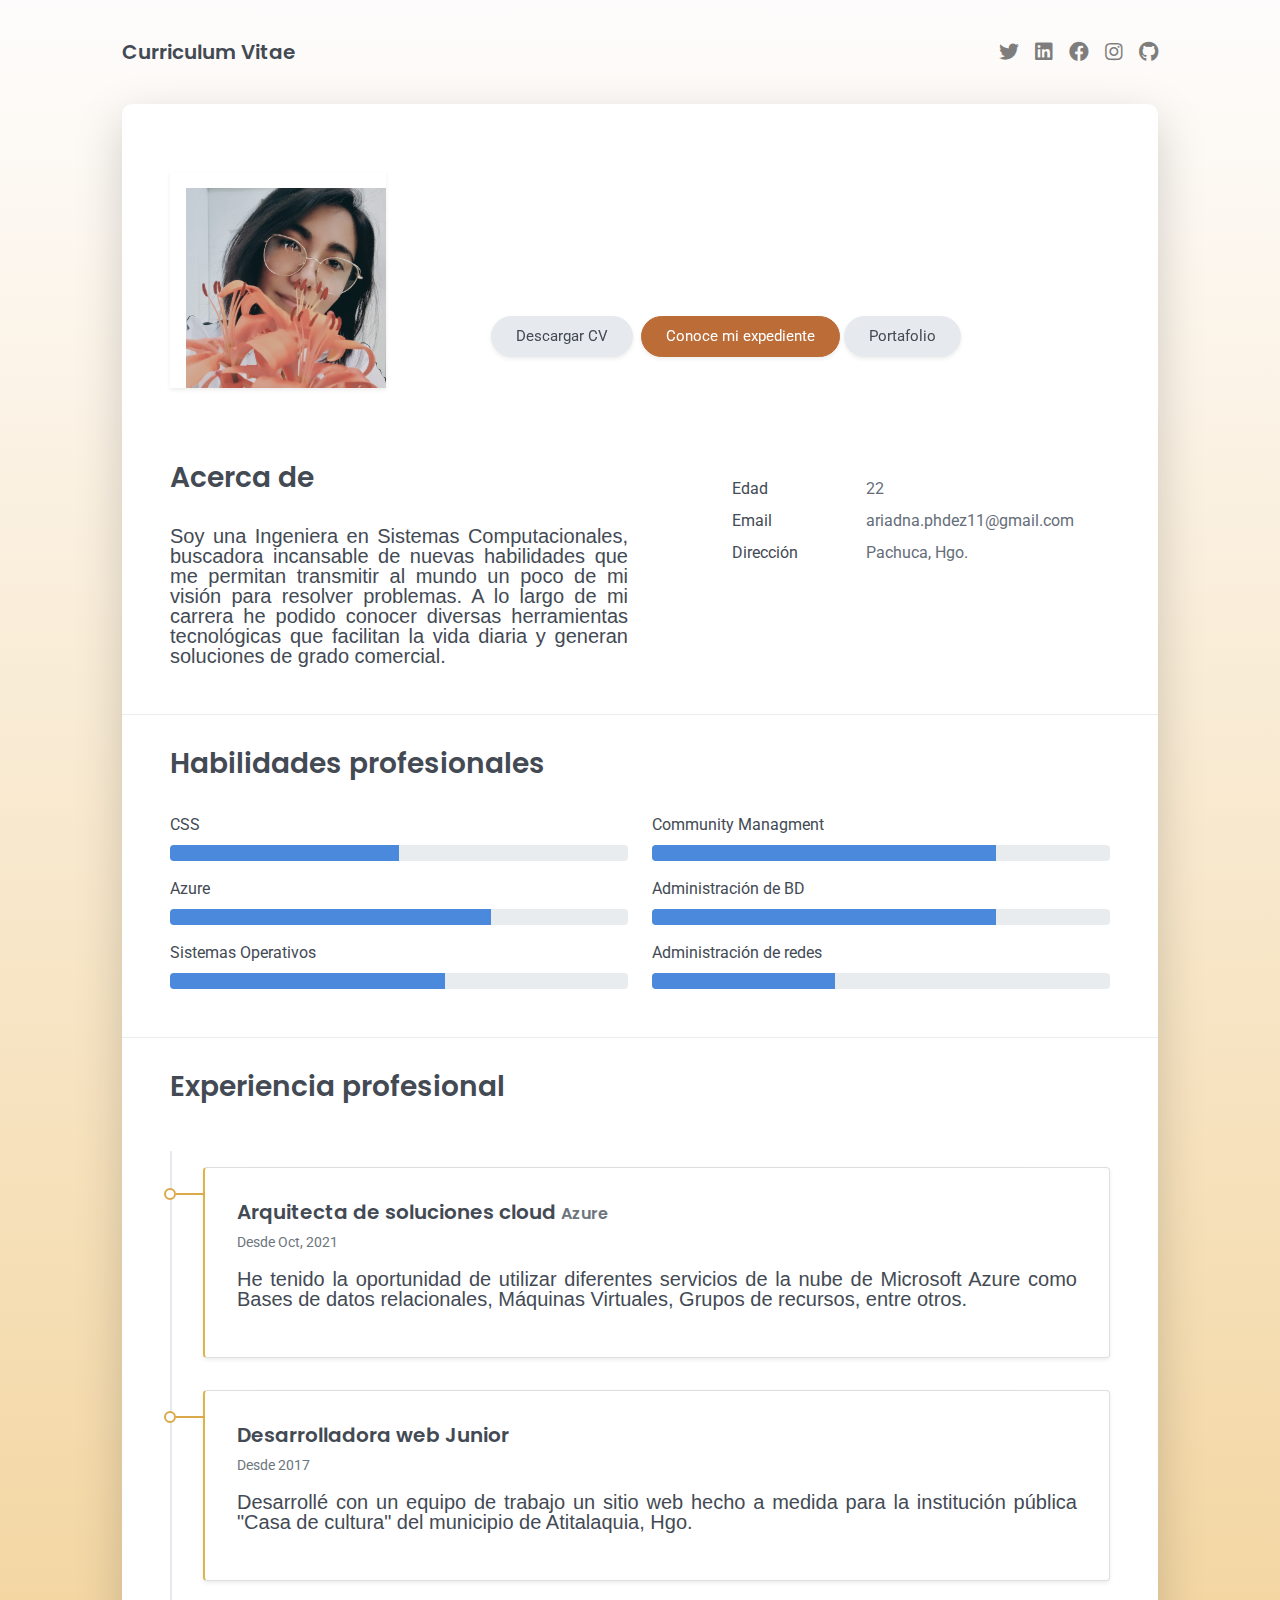
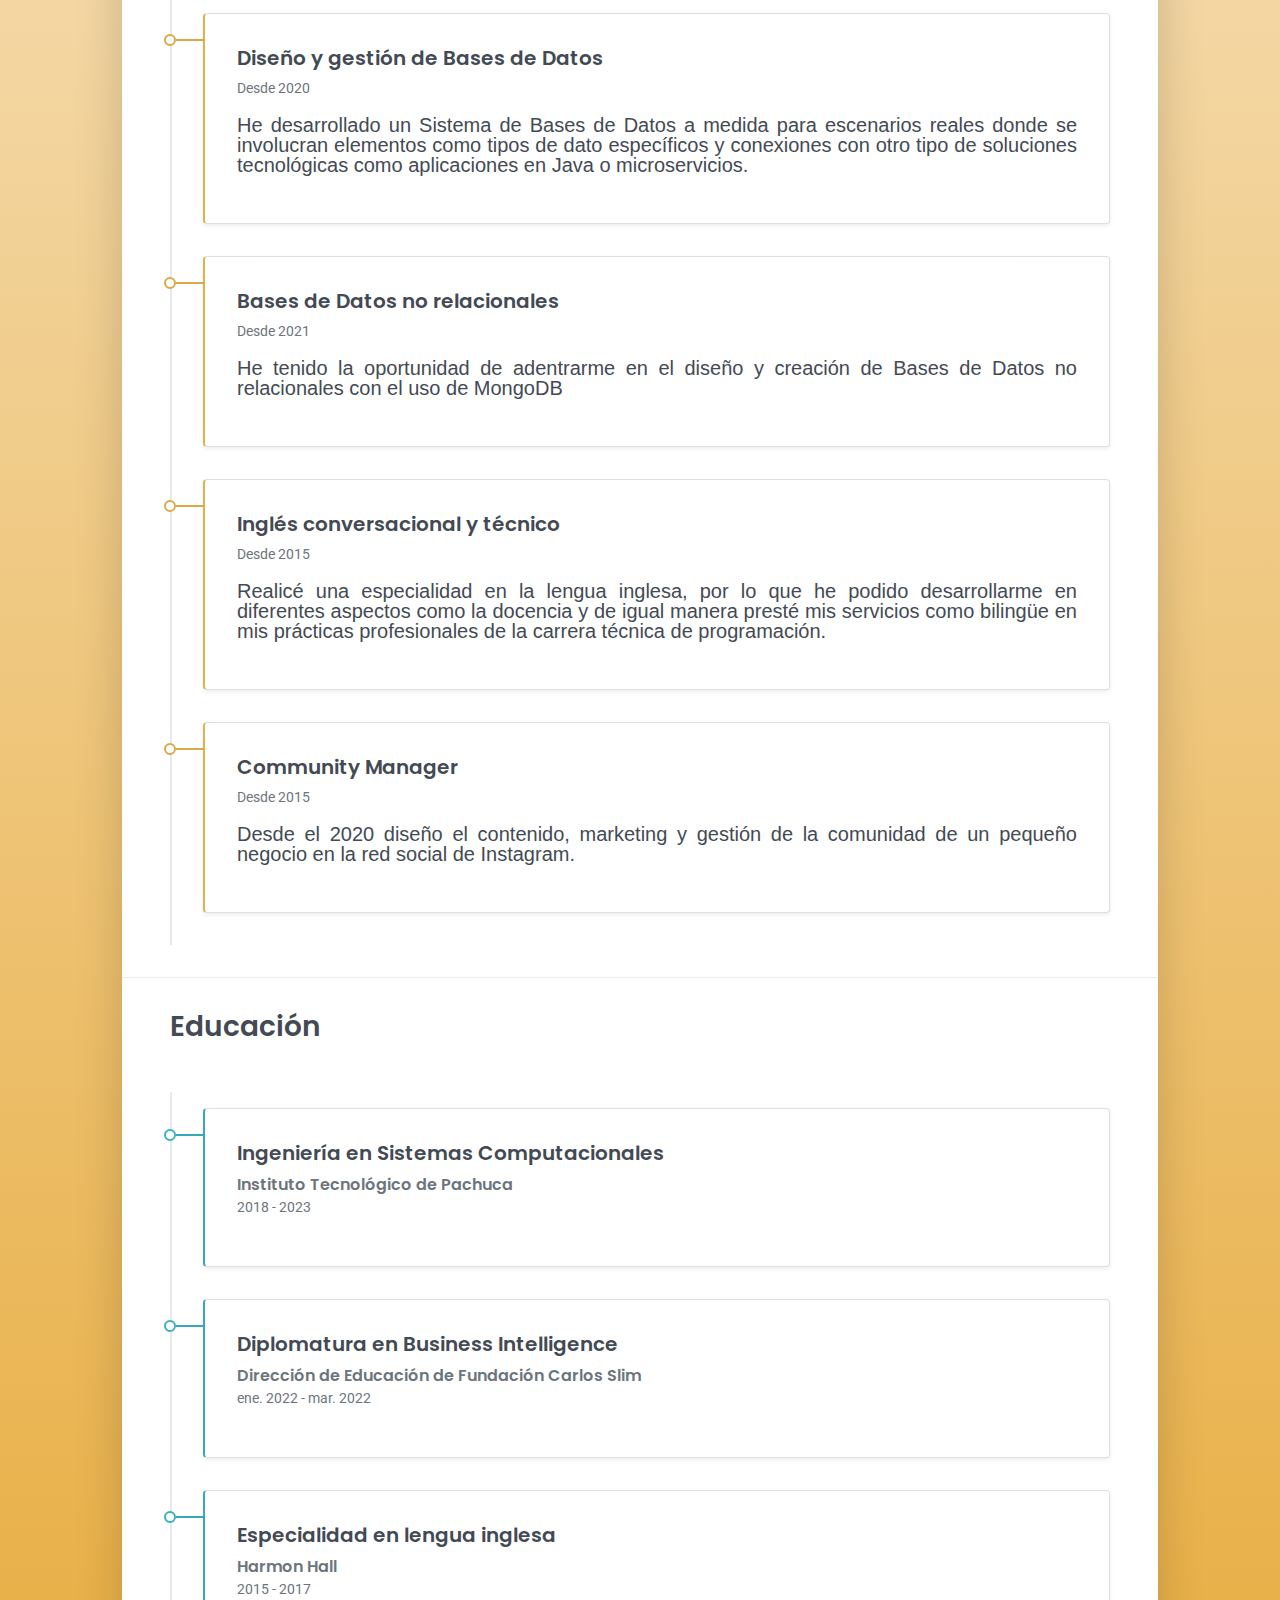
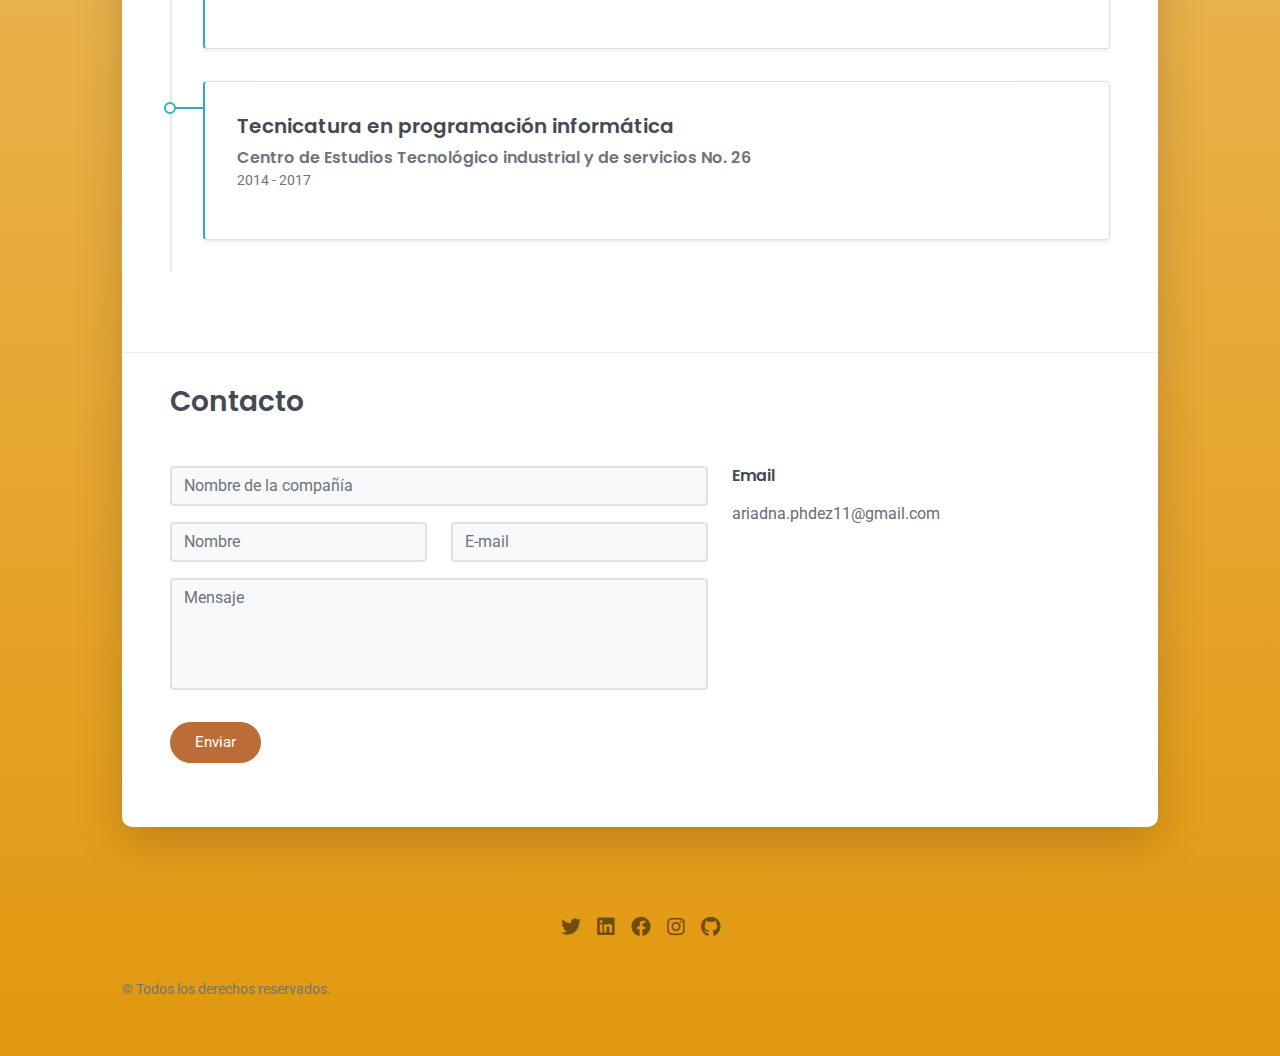
<file: index.html>
<!DOCTYPE html>
<html lang="es">
  <head>
    <meta charset="UTF-8">
    <meta http-equiv="X-UA-Compatible" content="IE=edge">
    <meta name="viewport" content="width=device-width, initial-scale=1">
    <link rel="icon" href="logo.ico">
    <title>Currículum</title>
    <link rel="preconnect" href="https://fonts.gstatic.com" crossorigin="crossorigin"/>
    <link rel="preload" as="style" href="https://fonts.googleapis.com/css2?family=Poppins:wght@600&amp;family=Roboto:wght@300;400;500;700&amp;display=swap"/>
    <link rel="stylesheet" href="https://fonts.googleapis.com/css2?family=Poppins:wght@600&amp;family=Roboto:wght@300;400;500;700&amp;display=swap" media="print" onload="this.media='all'"/>
    <noscript>
      <link rel="stylesheet" href="https://fonts.googleapis.com/css2?family=Poppins:wght@600&amp;family=Roboto:wght@300;400;500;700&amp;display=swap"/>
    </noscript>
    <link href="css/font-awesome/css/all.min.css?ver=1.2.0" rel="stylesheet">
    <link href="css/bootstrap.min.css?ver=1.2.0" rel="stylesheet">
    <link href="css/aos.css?ver=1.2.0" rel="stylesheet">
    <link href="css/main.css?ver=1.2.0" rel="stylesheet">
    <noscript>
      <style type="text/css">
        [data-aos] {
            opacity: 1 !important;
            transform: translate(0) scale(1) !important;
        }
      </style>
    </noscript>
  </head>
  <body id="top">
    <header class="d-print-none">
      <div class="container text-center text-lg-left">
        <div class="py-3 clearfix">
          <h1 class="site-title mb-0">Curriculum Vitae</h1>
          <div class="site-nav">
            <nav role="navigation">
              <ul class="nav justify-content-center">
                <li class="nav-item"><a class="nav-link" target="blank" href="https://twitter.com/AriadnaPrezHer1" title="Twitter"><i class="fab fa-twitter"></i><span class="menu-title sr-only">Twitter</span></a>
                </li>
                <li class="nav-item"><a class="nav-link" target="blank" href="https://www.linkedin.com/in/ariadna-p%C3%A9rez-hern%C3%A1ndez-0405a9157/" title="LinkedIn"><i class="fab fa-linkedin"></i><span class="menu-title sr-only">Twitter</span></a>
                </li>
                <li class="nav-item"><a class="nav-link" target="blank" href="https://www.facebook.com/ariadna.perezhernandez" title="Facebook"><i class="fab fa-facebook"></i><span class="menu-title sr-only">Facebook</span></a>
                </li>
                <li class="nav-item"><a class="nav-link" target="blank" href="https://www.instagram.com/ariadna25_h/" title="Instagram"><i class="fab fa-instagram"></i><span class="menu-title sr-only">Instagram</span></a>
                </li>
                <li class="nav-item"><a class="nav-link" target="blank" href="https://github.com/AriadnaPHdez" title="Github"><i class="fab fa-github"></i><span class="menu-title sr-only">Github</span></a>
                </li>
              </ul>
            </nav>
          </div>
        </div>
      </div>
    </header>
    <div class="page-content">
      <div class="container">
<div class="cover shadow-lg bg-white">
  <div class="cover-bg p-3 p-lg-4 text-white">
    <div class="row">
      <div class="col-lg-4 col-md-5">
        <div class="avatar hover-effect bg-white shadow-sm p-2"><img src="images/foto1.jpg" width="200" height="200"/></div>
      </div>
      <div class="col-lg-8 col-md-7 text-center text-md-start">
        <h2 class="h1 mt-2" data-aos="fade-left" data-aos-delay="0">Ariadna Pérez Hernández</h2>
        <p data-aos="fade-left" data-aos-delay="100">Ingeniera en Sistemas Computacionales, Técnico en Business Intelligence, Técnico en programación, Arquitecta de soluciones cloud,Docente en lengua inglesa, Community manager.</p>
        <div class="d-print-none" data-aos="fade-left" data-aos-delay="200"><a class="btn btn-light text-dark shadow-sm mt-1 me-1" href="https://drive.google.com/file/d/1Z235htUqsLB0eWfmZVwJRsQHX8kcJ2QS/view?usp=sharing" target="_blank">Descargar CV</a><a class="btn btn-success shadow-sm mt-1"  href="https://drive.google.com/drive/folders/1mQMtjVzA3dTQ5JR56sfCZ3gKhOK-aP9P?usp=sharing" target="_blank">Conoce mi expediente</a> <a class="btn btn-light text-dark shadow-sm mt-1 me-1"  href="portafolio.html" target="_blank">Portafolio</a></div>
      </div>
    </div>
  </div>
  <div class="about-section pt-4 px-3 px-lg-4 mt-1">
    <div class="row">
      <div class="col-md-6">
        <h2 class="h3 mb-3">Acerca de</h2>
        <p>Soy una Ingeniera en Sistemas Computacionales, buscadora incansable de nuevas habilidades que me permitan transmitir al mundo un poco de mi visión para resolver problemas. A lo largo de mi carrera he podido conocer diversas herramientas tecnológicas que facilitan la vida diaria y generan soluciones de grado comercial.
          </p>
      </div>
      <div class="col-md-5 offset-md-1">
        <div class="row mt-2">
          <div class="col-sm-4">
            <div class="pb-1">Edad</div>
          </div>
          <div class="col-sm-8">
            <div class="pb-1 text-secondary">22</div>
          </div>
          <div class="col-sm-4">
            <div class="pb-1">Email</div>
          </div>
          <div class="col-sm-8">
            <div class="pb-1 text-secondary">ariadna.phdez11@gmail.com</div>
          </div>
          
          <div class="col-sm-4">
            <div class="pb-1">Dirección</div>
          </div>
          <div class="col-sm-8">
            <div class="pb-1 text-secondary">Pachuca, Hgo.</div>
          </div>
        </div>
      </div>
    </div>
  </div>
  <hr class="d-print-none"/>
  <div class="skills-section px-3 px-lg-4">
    <h2 class="h3 mb-3">Habilidades profesionales</h2>
    <div class="row">
      <div class="col-md-6">
        <div class="mb-2"><span>CSS</span>
          <div class="progress my-1">
            <div class="progress-bar bg-primary" role="progressbar" data-aos="zoom-in-right" data-aos-delay="100" data-aos-anchor=".skills-section" style="width: 50%" aria-valuenow="90" aria-valuemin="0" aria-valuemax="100"></div>
          </div>
        </div>
        <div class="mb-2"><span>Azure</span>
          <div class="progress my-1">
            <div class="progress-bar bg-primary" role="progressbar" data-aos="zoom-in-right" data-aos-delay="200" data-aos-anchor=".skills-section" style="width: 70%" aria-valuenow="85" aria-valuemin="0" aria-valuemax="100"></div>
          </div>
        </div>
        <div class="mb-2"><span>Sistemas Operativos</span>
          <div class="progress my-1">
            <div class="progress-bar bg-primary" role="progressbar" data-aos="zoom-in-right" data-aos-delay="300" data-aos-anchor=".skills-section" style="width: 60%" aria-valuenow="75" aria-valuemin="0" aria-valuemax="100"></div>
          </div>
        </div>
      </div>
      <div class="col-md-6">
        <div class="mb-2"><span>Community Managment</span>
          <div class="progress my-1">
            <div class="progress-bar bg-primary" role="progressbar" data-aos="zoom-in-right" data-aos-delay="400" data-aos-anchor=".skills-section" style="width: 75%" aria-valuenow="90" aria-valuemin="0" aria-valuemax="100"></div>
          </div>
        </div>
        <div class="mb-2"><span>Administración de BD</span>
          <div class="progress my-1">
            <div class="progress-bar bg-primary" role="progressbar" data-aos="zoom-in-right" data-aos-delay="500" data-aos-anchor=".skills-section" style="width: 75%" aria-valuenow="85" aria-valuemin="0" aria-valuemax="100"></div>
          </div>
        </div>
        <div class="mb-2"><span>Administración de redes</span>
          <div class="progress my-1">
            <div class="progress-bar bg-primary" role="progressbar" data-aos="zoom-in-right" data-aos-delay="600" data-aos-anchor=".skills-section" style="width: 40%" aria-valuenow="75" aria-valuemin="0" aria-valuemax="100"></div>
          </div>
        </div>
      </div>
    </div>
  </div>
  <hr class="d-print-none"/>
  <div class="work-experience-section px-3 px-lg-4">
    <h2 class="h3 mb-4">Experiencia profesional</h2>
    <div class="timeline">
      <div class="timeline-card timeline-card-primary card shadow-sm">
        <div class="card-body">
          <div class="h5 mb-1">Arquitecta de soluciones cloud <span class="text-muted h6"> Azure </span></div>
          <div class="text-muted text-small mb-2">Desde Oct, 2021</div>
          <div><p>He tenido la oportunidad de utilizar diferentes servicios de la nube de Microsoft Azure como Bases de datos relacionales, Máquinas Virtuales, Grupos de recursos, entre otros.</p></div>
        </div>
      </div>
      <div class="timeline-card timeline-card-primary card shadow-sm">
        <div class="card-body">
          <div class="h5 mb-1">Desarrolladora web Junior </div>
          <div class="text-muted text-small mb-2">Desde 2017</div>
          <div><p>Desarrollé con un equipo de trabajo un sitio web hecho a medida para la institución pública "Casa de cultura" del municipio de Atitalaquia, Hgo.</p></div>
        </div>
      </div>
      <div class="timeline-card timeline-card-primary card shadow-sm">
        <div class="card-body">
          <div class="h5 mb-1">Diseño y gestión de Bases de Datos </div>
          <div class="text-muted text-small mb-2">Desde 2020</div>
          <div><p> He desarrollado un Sistema de Bases de Datos a medida para escenarios reales donde se involucran elementos como tipos de dato específicos y conexiones con otro tipo de soluciones tecnológicas como aplicaciones en Java o microservicios.</p></div>
        </div>
      </div>

      <div class="timeline-card timeline-card-primary card shadow-sm">
        <div class="card-body">
          <div class="h5 mb-1">Bases de Datos no relacionales </div>
          <div class="text-muted text-small mb-2">Desde 2021</div>
          <div> <p>He tenido la oportunidad de adentrarme en el diseño y creación de Bases de Datos no relacionales con el uso de MongoDB</p></div>
        </div>
      </div>

      <div class="timeline-card timeline-card-primary card shadow-sm">
        <div class="card-body">
          <div class="h5 mb-1">Inglés conversacional y técnico </div>
          <div class="text-muted text-small mb-2">Desde 2015</div>
          <div> <p>Realicé una especialidad en la lengua inglesa, por lo que he podido desarrollarme en diferentes aspectos como la docencia y de igual manera presté mis servicios como bilingüe en mis prácticas profesionales de la carrera técnica de programación.</p> </div>
        </div>
      </div>

      <div class="timeline-card timeline-card-primary card shadow-sm">
        <div class="card-body">
          <div class="h5 mb-1">Community Manager </div>
          <div class="text-muted text-small mb-2">Desde 2015</div>
          <div> <p>Desde el 2020 diseño el contenido, marketing y gestión de la comunidad de un pequeño negocio en la red social de Instagram. </p> </div>
        </div>
      </div>

    </div>
  </div>
  <hr class="d-print-none"/>
  <div class="page-break"></div>
  <div class="education-section px-3 px-lg-4 pb-4">
    <h2 class="h3 mb-4">Educación</h2>
    <div class="timeline">
      <div class="timeline-card timeline-card-success card shadow-sm">
        <div class="card-body">
          <div class="h5 mb-1">Ingeniería en Sistemas Computacionales </div>
          <span class="text-muted h6">Instituto Tecnológico de Pachuca</span>
          <div class="text-muted text-small mb-2">2018 - 2023</div>
          
        </div>
      </div>
      <div class="timeline-card timeline-card-success card shadow-sm">
        <div class="card-body">
          <div class="h5 mb-1">Diplomatura en Business Intelligence </div>
          <span class="text-muted h6">Dirección de Educación de Fundación Carlos Slim</span>
          <div class="text-muted text-small mb-2">ene. 2022 - mar. 2022</div>
        </div>
      </div>
      <div class="timeline-card timeline-card-success card shadow-sm">
        <div class="card-body">
          <div class="h5 mb-1">Especialidad en lengua inglesa</div>
          <span class="text-muted h6">Harmon Hall</span>
          <div class="text-muted text-small mb-2">2015 - 2017</div>
        </div>
      </div>
      <div class="timeline-card timeline-card-success card shadow-sm">
        <div class="card-body">
          <div class="h5 mb-1">Tecnicatura en programación informática</div>
          <span class="text-muted h6">Centro de Estudios Tecnológico industrial y de servicios No. 26</span>
          <div class="text-muted text-small mb-2">2014 - 2017</div>
        </div>
      </div>
      
      
    </div>
  </div>



  <hr class="d-print-none"/>
  <div class="contant-section px-3 px-lg-4 pb-4" id="contact">
    <h2 class="h3 text mb-3">Contacto</h2>
    <div class="row">
      <div class="col-md-7 d-print-none">
        <div class="my-2"><form action="https://formspree.io/f/myyodpkd"
    method="POST">
  <div class="row justify-content-center">
    <div class="col-md-15 mb-2">
      <input class="form-control" type="text" id="name" name="name" placeholder="Nombre de la compañía" required>
    </div>
    <div class="col-6">
      <input class="form-control" type="text" id="name" name="name" placeholder="Nombre" required>
    </div>
    <div class="col-6">
      <input class="form-control" type="email" id="email" name="_replyto" placeholder="E-mail" required>
    </div>
  </div>
  <div class="form-group my-2">
    <textarea class="form-control" style="resize: none;" id="message" name="message" rows="4"  placeholder="Mensaje" required></textarea>
  </div>
  
  <button class="btn mt-2 btn-success" class="boton" type="submit">Enviar</button>

</form>
        </div>
      </div>
      <div class="col">
        <div class="mt-2">
          
          <h3 class="h6">Email</h3>
          <div class="pb-2 text-secondary">ariadna.phdez11@gmail.com</div>
        </div>
      </div>
      <div class="col d-none d-print-block">
        <div class="mt-2">
         
          </div>
        </div>
      </div>
    </div>
  </div>
</div></div>
    </div>
    <footer class="pt-4 pb-4 text-muted text-center d-print-none">
      <div class="container">
        <div class="my-3">
          
          <div class="footer-nav">
            <nav role="navigation">
              <ul class="nav justify-content-center">
                <li class="nav-item"><a class="nav-link" target="blank" href="https://twitter.com/AriadnaPrezHer1" title="Twitter"><i class="fab fa-twitter"></i><span class="menu-title sr-only">Twitter</span></a>
                </li>
                <li class="nav-item"><a class="nav-link" href="https://www.linkedin.com/in/ariadna-p%C3%A9rez-hern%C3%A1ndez-0405a9157/" title="LinkedIn" target="blank"><i class="fab fa-linkedin"></i><span class="menu-title sr-only">Twitter</span></a>
                </li>
                <li class="nav-item"><a class="nav-link" target="blank" href="https://www.facebook.com/ariadna.perezhernandez" title="Facebook"><i class="fab fa-facebook"></i><span class="menu-title sr-only">Facebook</span></a>
                </li>
                <li class="nav-item"><a class="nav-link" href="https://www.instagram.com/ariadna25_h/" title="Instagram"target="blank"><i class="fab fa-instagram"></i><span class="menu-title sr-only">Instagram</span></a>
                </li>
                <li class="nav-item"><a class="nav-link" href="https://github.com/AriadnaPHdez" title="Github"target="blank"><i class="fab fa-github"></i><span class="menu-title sr-only">Github</span></a>
                </li>
              </ul>
            </nav>
          </div>
        </div>
        <div class="text-small">
          <div class="mb-1">&copy; Todos los derechos reservados.</div>
          
        </div>
      </div>
    </footer>
    <script src="scripts/bootstrap.bundle.min.js?ver=1.2.0"></script>
    <script src="scripts/aos.js?ver=1.2.0"></script>
    <script src="scripts/main.js?ver=1.2.0"></script>
  </body>
</html>
</file>
<file: css/main.css>
/* Buttons */
/* Inputs */
/* Timeline custom component */
body{
  background: linear-gradient(to bottom,    #fdfbfba9   ,  #e2980f);
}
.timeline {
  border-left: 2px solid #E6E9ED;
  padding: 1rem 0; }

.timeline-card {
  position: relative;
  margin-left: 31px;
  border-left: 2px solid;
  margin-bottom: 2rem; }

.timeline-card:last-child {
  margin-bottom: 1rem; }

.timeline-card:before {
  content: '';
  display: inline-block;
  position: absolute;
  background-color: #fff;
  border-radius: 10px;
  width: 12px;
  height: 12px;
  top: 20px;
  left: -41px;
  border: 2px solid;
  z-index: 2; }

.timeline-card:after {
  content: '';
  display: inline-block;
  position: absolute;
  background-color: currentColor;
  width: 29px;
  height: 2px;
  top: 25px;
  left: -29px;
  z-index: 1; }

.timeline-card-primary {
  border-left-color: #dcb54a; }

.timeline-card-primary:before {
  border-color: #dca94a; }

.timeline-card-primary:after {
  background-color: #dca94a; }

.timeline-card-success {
  border-left-color: #37a8bc; }

.timeline-card-success:before {
  border-color: #37b3bc; }

.timeline-card-success:after {
  background-color: #37a8bc; }

html {
  scroll-behavior: smooth; }

.site-title {
  font-size: 1.25rem;
  line-height: 2.5rem; }

.nav-link {
  padding: 0;
  font-size: 1.25rem;
  line-height: 2.5rem;
  color: rgba(0, 0, 0, 0.5); }

.nav-link:hover,
.nav-link:focus,
.active .nav-link {
  color: rgba(0, 0, 0, 0.8); }

.nav-item + .nav-item {
  margin-left: 1rem; }

.cover {
  border-radius: 10px; }


  .cover-bg {
    background-image: url("https://elmejorsoftware.com/imagenes/los-10-mejores-software-de-programacion.jpg");
    /*background-image: url("data:image/svg+xml,%3Csvg xmlns='http://www.w3.org/2000/svg' width='100' height='100' viewBox='0 0 100 100'%3E%3Cg fill-rule='evenodd'%3E%3Cg fill='%23ffffff' fill-opacity='0.12'%3E%3Cpath opacity='.5' d='M96 [base64] 0v-9h-9v9h9zm-10 0v-9h-9v9h9zm-10 0v-9h-9v9h9zm-10 0v-9h-9v9h9zm-10 0v-9h-9v9h9zm-10 0v-9h-9v9h9zm-10 0v-9h-9v9h9zm-10 0v-9h-9v9h9zm-9-10h9v-9h-9v9zm10 0h9v-9h-9v9zm10 0h9v-9h-9v9zm10 0h9v-9h-9v9zm10 0h9v-9h-9v9zm10 0h9v-9h-9v9zm10 0h9v-9h-9v9zm10 0h9v-9h-9v9zm9-10v-9h-9v9h9zm-10 0v-9h-9v9h9zm-10 0v-9h-9v9h9zm-10 0v-9h-9v9h9zm-10 0v-9h-9v9h9zm-10 0v-9h-9v9h9zm-10 0v-9h-9v9h9zm-10 0v-9h-9v9h9zm-9-10h9v-9h-9v9zm10 0h9v-9h-9v9zm10 0h9v-9h-9v9zm10 0h9v-9h-9v9zm10 0h9v-9h-9v9zm10 0h9v-9h-9v9zm10 0h9v-9h-9v9zm10 0h9v-9h-9v9zm9-10v-9h-9v9h9zm-10 0v-9h-9v9h9zm-10 0v-9h-9v9h9zm-10 0v-9h-9v9h9zm-10 0v-9h-9v9h9zm-10 0v-9h-9v9h9zm-10 0v-9h-9v9h9zm-10 0v-9h-9v9h9zm-9-10h9v-9h-9v9zm10 0h9v-9h-9v9zm10 0h9v-9h-9v9zm10 0h9v-9h-9v9zm10 0h9v-9h-9v9zm10 0h9v-9h-9v9zm10 0h9v-9h-9v9zm10 0h9v-9h-9v9zm9-10v-9h-9v9h9zm-10 0v-9h-9v9h9zm-10 0v-9h-9v9h9zm-10 0v-9h-9v9h9zm-10 0v-9h-9v9h9zm-10 0v-9h-9v9h9zm-10 0v-9h-9v9h9zm-10 0v-9h-9v9h9zm-9-10h9v-9h-9v9zm10 0h9v-9h-9v9zm10 0h9v-9h-9v9zm10 0h9v-9h-9v9zm10 0h9v-9h-9v9zm10 0h9v-9h-9v9zm10 0h9v-9h-9v9zm10 0h9v-9h-9v9z'/%3E%3Cpath d='M6 5V0H5v5H0v1h5v94h1V6h94V5H6z'/%3E%3C/g%3E%3C/g%3E%3C/svg%3E");*/
    border-radius: 10px 10px 0 0; 
    
  }

.avatar {
  max-width: 216px;
  max-height: 216px;
  margin-top: 20px;
  text-align: center;
  margin-left: auto;
  margin-right: auto; }

.avatar img {
  /* Safari 6.0 - 9.0 */
  filter: grayscale(30%); }

footer a:not(.nav-link) {
  color: inherit;
  border-bottom: 1px dashed;
  text-decoration: none;
  cursor: pointer; }

@media (min-width: 48em) {
  .site-title {
    float: left; }
  .site-nav {
    float: right; }
  .avatar {
    margin-bottom: -80px;
    margin-left: 0; } }

@media print {
  body {
    background-color: rgb(224, 220, 220); }
  .container {
    width: auto;
    max-width: 100%;
    padding: 0; }
  .cover, .cover-bg {
    border-radius: 5px; }
  .cover.shadow-lg {
    box-shadow: none !important; }
  .cover-bg {
    padding: 2rem !important;
    padding-bottom: 10px !important; }
  .avatar {
    margin-top: -10px; }
  .about-section {
    padding: 6.5rem 5rem 2rem !important; }
  .skills-section,
  .work-experience-section,
  .education-section,
  .contant-section {
    padding: 1.5rem 5rem 2rem !important; }
  .page-break {
    padding-top: 5rem;
    page-break-before: always; } }
p, div{
  text-align: justify;
}

.btn-success{
  background-color:#bc6c37;
  border-color: #bc6c37; 
}

.btn-success:hover {
  color: #fff;
  background-color: #7e4b29;
  border-color: #7e4b29; }

  .btn-check:focus + .btn-success, .btn-success:focus {
    color: #fff;
    background-color: #bc6c37;
    border-color: #bc6c37;
    box-shadow: 0 0 0 0.25rem rgba(198, 168, 85, 0.5); }
  .btn-check:checked + .btn-success,
  .btn-check:active + .btn-success, .btn-success:active, .btn-success.active,
  .show > .btn-success.dropdown-toggle {
    color: #fff;
    background-color: #bc6c37;
    border-color: #bc6c37; }
    .btn-check:checked + .btn-success:focus,
    .btn-check:active + .btn-success:focus, .btn-success:active:focus, .btn-success.active:focus,
    .show > .btn-success.dropdown-toggle:focus {
      box-shadow: 0 0 0 0.25rem rgba(198, 158, 85, 0.5); }
  .btn-success:disabled, .btn-success.disabled {
    color: #fff;
    background-color: #bc6c37;
    border-color: #bc6c37; }

    p { font-family: "Century Gothic", CenturyGothic, AppleGothic, sans-serif; font-size: 20px; font-style: normal; font-variant: normal; font-weight: 400; line-height: 20px; }
</file>
